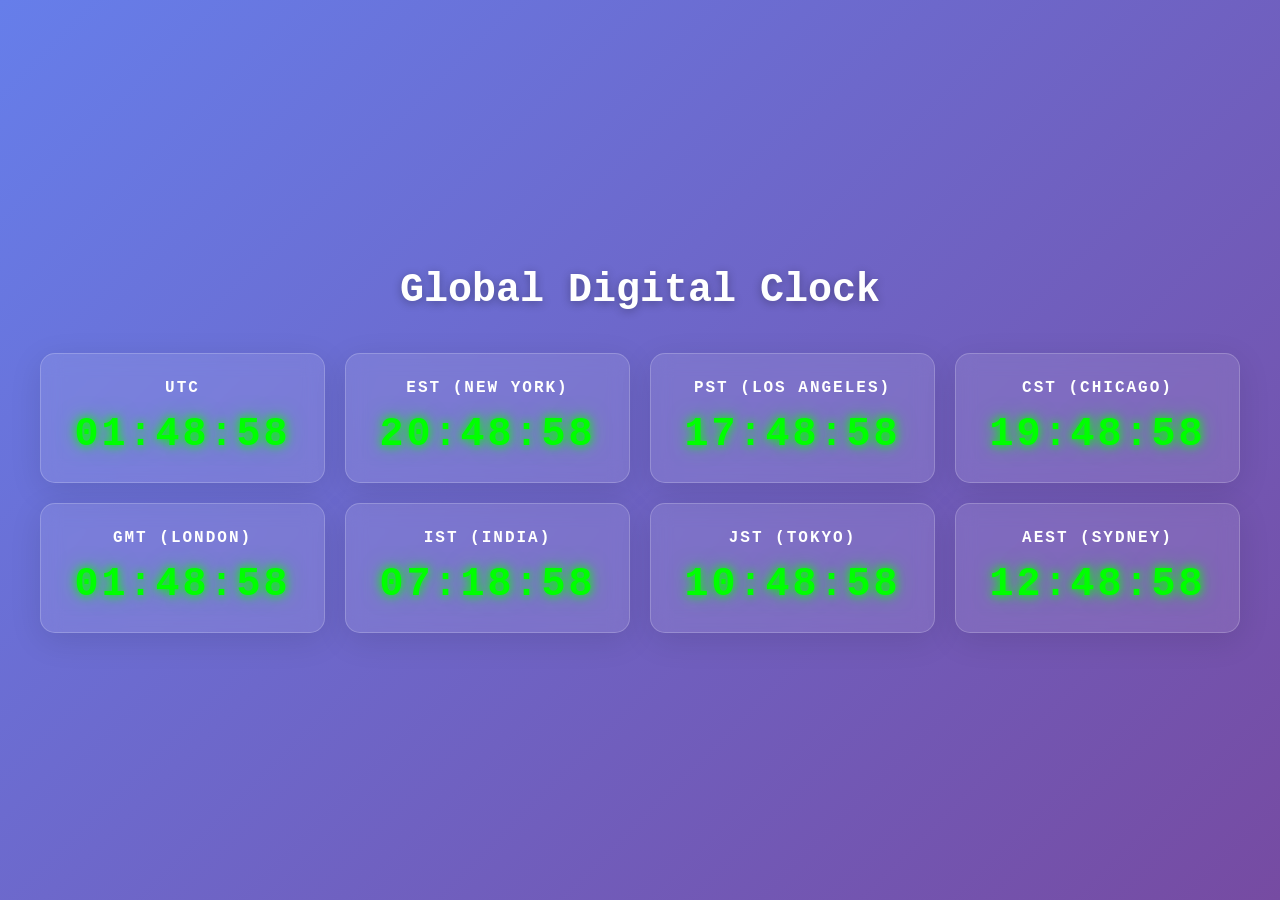
<file: index.html>
<!DOCTYPE html>
<html lang="en">
<head>
    <meta charset="UTF-8">
    <meta name="viewport" content="width=device-width, initial-scale=1.0">
    <title>Digital Clock - Multiple Time Zones</title>
    <link rel="stylesheet" href="style.css">
</head>
<body>
    <div class="container">
        <h1>Global Digital Clock</h1>
        <div class="clocks-grid">
            <!-- UTC -->
            <div class="clock-card">
                <h2>UTC</h2>
                <div id="utc-clock" class="clock">00:00:00</div>
            </div>

            <!-- EST (New York) -->
            <div class="clock-card">
                <h2>EST (New York)</h2>
                <div id="est-clock" class="clock">00:00:00</div>
            </div>

            <!-- PST (Los Angeles) -->
            <div class="clock-card">
                <h2>PST (Los Angeles)</h2>
                <div id="pst-clock" class="clock">00:00:00</div>
            </div>

            <!-- CST (Chicago) -->
            <div class="clock-card">
                <h2>CST (Chicago)</h2>
                <div id="cst-clock" class="clock">00:00:00</div>
            </div>

            <!-- GMT (London) -->
            <div class="clock-card">
                <h2>GMT (London)</h2>
                <div id="gmt-clock" class="clock">00:00:00</div>
            </div>

            <!-- IST (India) -->
            <div class="clock-card">
                <h2>IST (India)</h2>
                <div id="ist-clock" class="clock">00:00:00</div>
            </div>

            <!-- JST (Tokyo) -->
            <div class="clock-card">
                <h2>JST (Tokyo)</h2>
                <div id="jst-clock" class="clock">00:00:00</div>
            </div>

            <!-- AEST (Sydney) -->
            <div class="clock-card">
                <h2>AEST (Sydney)</h2>
                <div id="aest-clock" class="clock">00:00:00</div>
            </div>
        </div>
    </div>

    <script src="script.js"></script>
</body>
</html>
</file>
<file: style.css>
* {
    margin: 0;
    padding: 0;
    box-sizing: border-box;
}

body {
    font-family: 'Courier New', monospace;
    background: linear-gradient(135deg, #667eea 0%, #764ba2 100%);
    min-height: 100vh;
    display: flex;
    justify-content: center;
    align-items: center;
    padding: 20px;
}

.container {
    width: 100%;
    max-width: 1200px;
}

h1 {
    text-align: center;
    color: white;
    margin-bottom: 40px;
    font-size: 2.5rem;
    text-shadow: 0 2px 10px rgba(0, 0, 0, 0.3);
}

.clocks-grid {
    display: grid;
    grid-template-columns: repeat(auto-fit, minmax(250px, 1fr));
    gap: 20px;
    width: 100%;
}

.clock-card {
    background: rgba(255, 255, 255, 0.1);
    backdrop-filter: blur(10px);
    border-radius: 15px;
    border: 1px solid rgba(255, 255, 255, 0.2);
    padding: 25px;
    text-align: center;
    transition: all 0.3s ease;
    box-shadow: 0 8px 32px rgba(0, 0, 0, 0.1);
}

.clock-card:hover {
    background: rgba(255, 255, 255, 0.15);
    transform: translateY(-5px);
    box-shadow: 0 12px 40px rgba(0, 0, 0, 0.2);
}

.clock-card h2 {
    color: #fff;
    font-size: 1rem;
    margin-bottom: 15px;
    text-transform: uppercase;
    letter-spacing: 2px;
    font-weight: 600;
}

.clock {
    font-size: 2.5rem;
    font-weight: bold;
    color: #00ff00;
    text-shadow: 0 0 10px #00ff00, 0 0 20px #00ff0080;
    letter-spacing: 3px;
    font-variant-numeric: tabular-nums;
    transition: all 0.1s ease;
}

.clock-card:hover .clock {
    text-shadow: 0 0 15px #00ff00, 0 0 30px #00ff0080, 0 0 45px #00ff0040;
    transform: scale(1.05);
}

/* Responsive design */
@media (max-width: 768px) {
    h1 {
        font-size: 1.8rem;
        margin-bottom: 30px;
    }

    .clocks-grid {
        grid-template-columns: repeat(auto-fit, minmax(180px, 1fr));
        gap: 15px;
    }

    .clock-card {
        padding: 20px;
    }

    .clock {
        font-size: 1.8rem;
        letter-spacing: 2px;
    }
}

@media (max-width: 480px) {
    h1 {
        font-size: 1.5rem;
        margin-bottom: 20px;
    }

    .clocks-grid {
        grid-template-columns: 1fr;
    }

    .clock-card {
        padding: 15px;
    }

    .clock-card h2 {
        font-size: 0.9rem;
    }

    .clock {
        font-size: 1.5rem;
        letter-spacing: 1px;
    }
}
</file>
